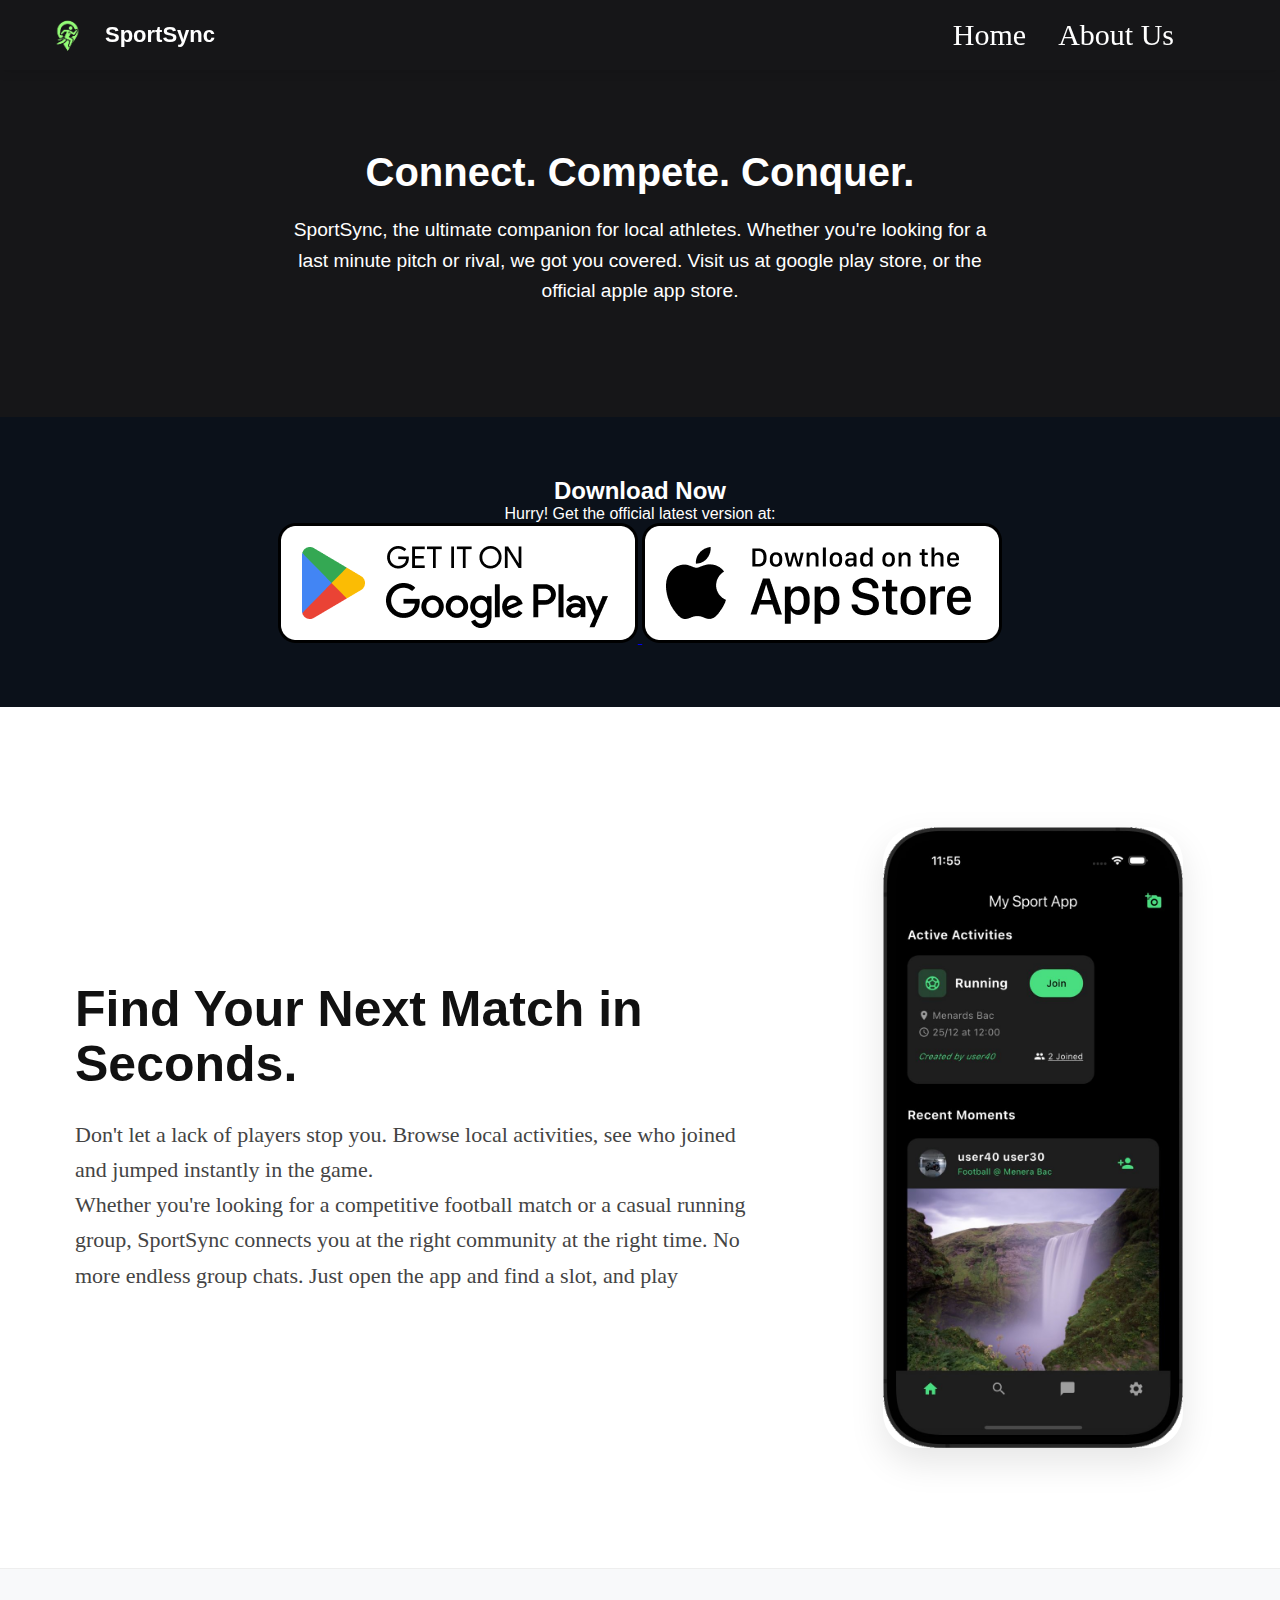
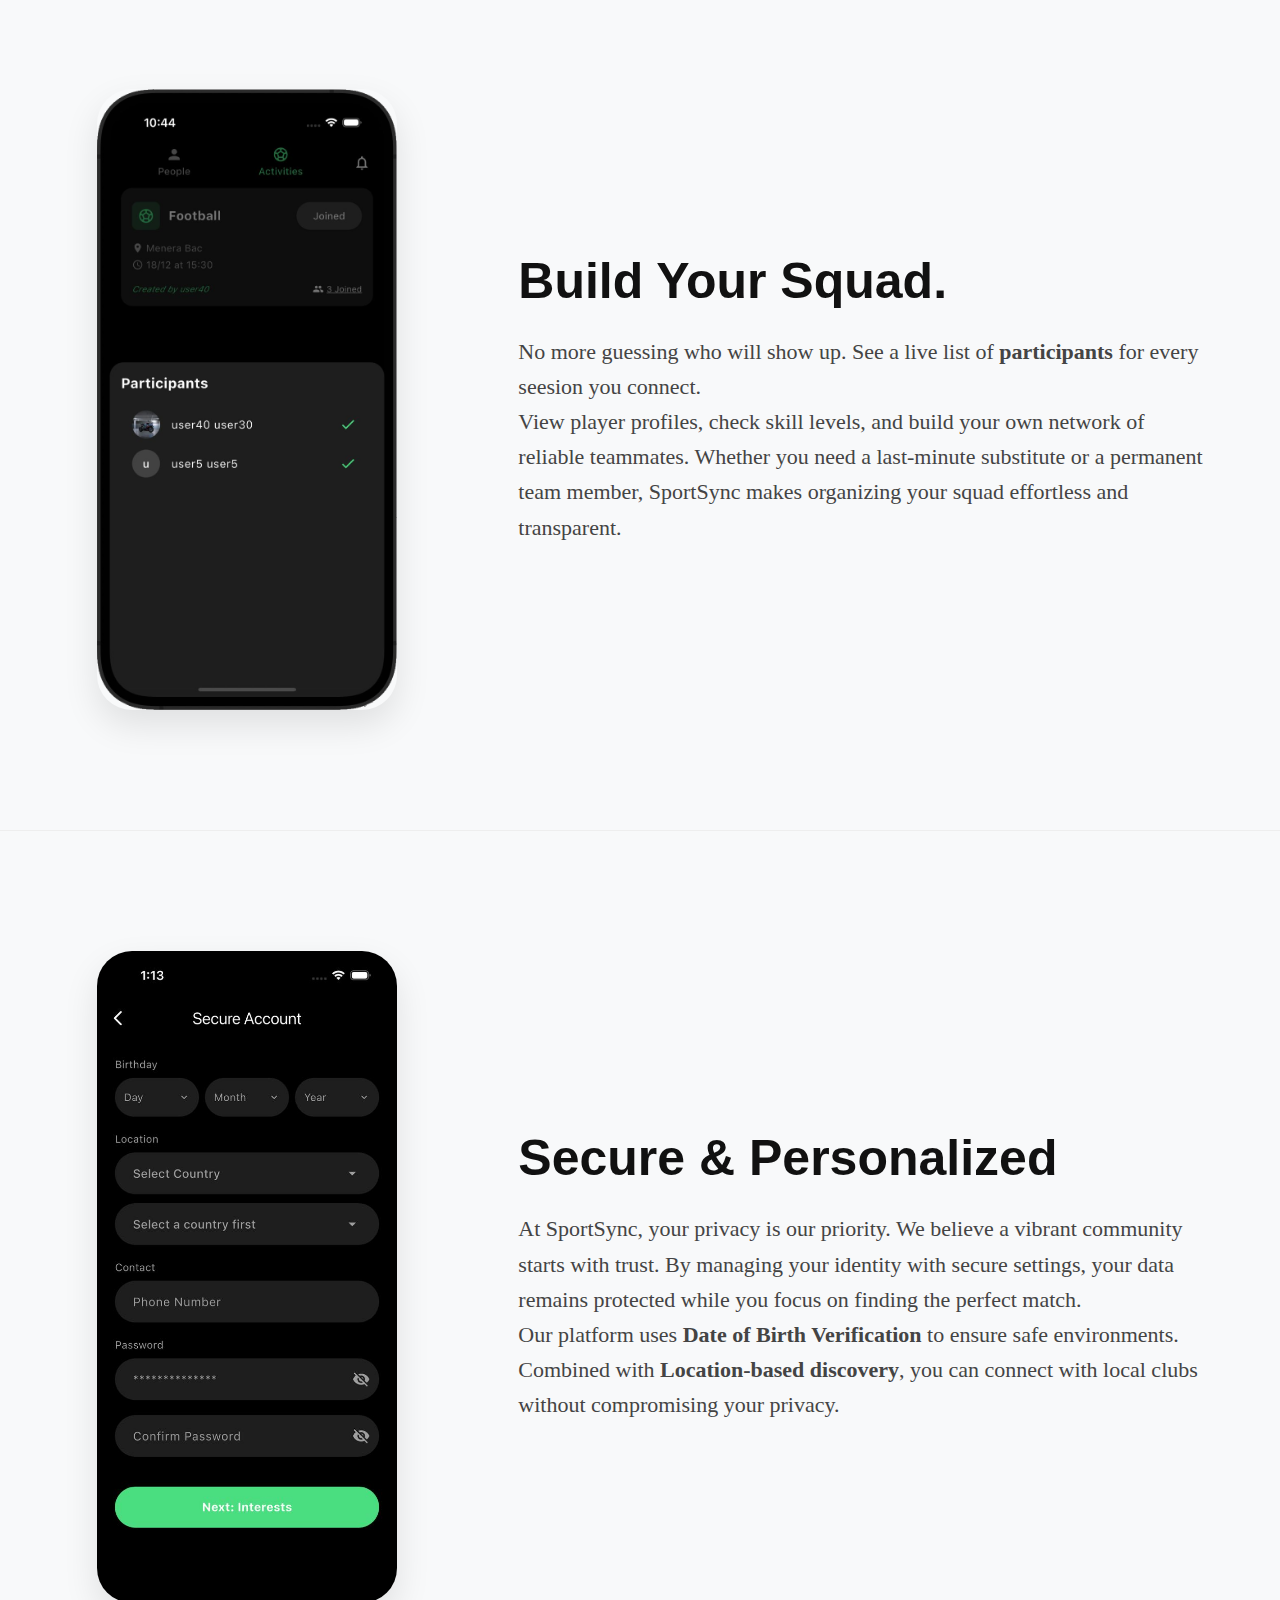
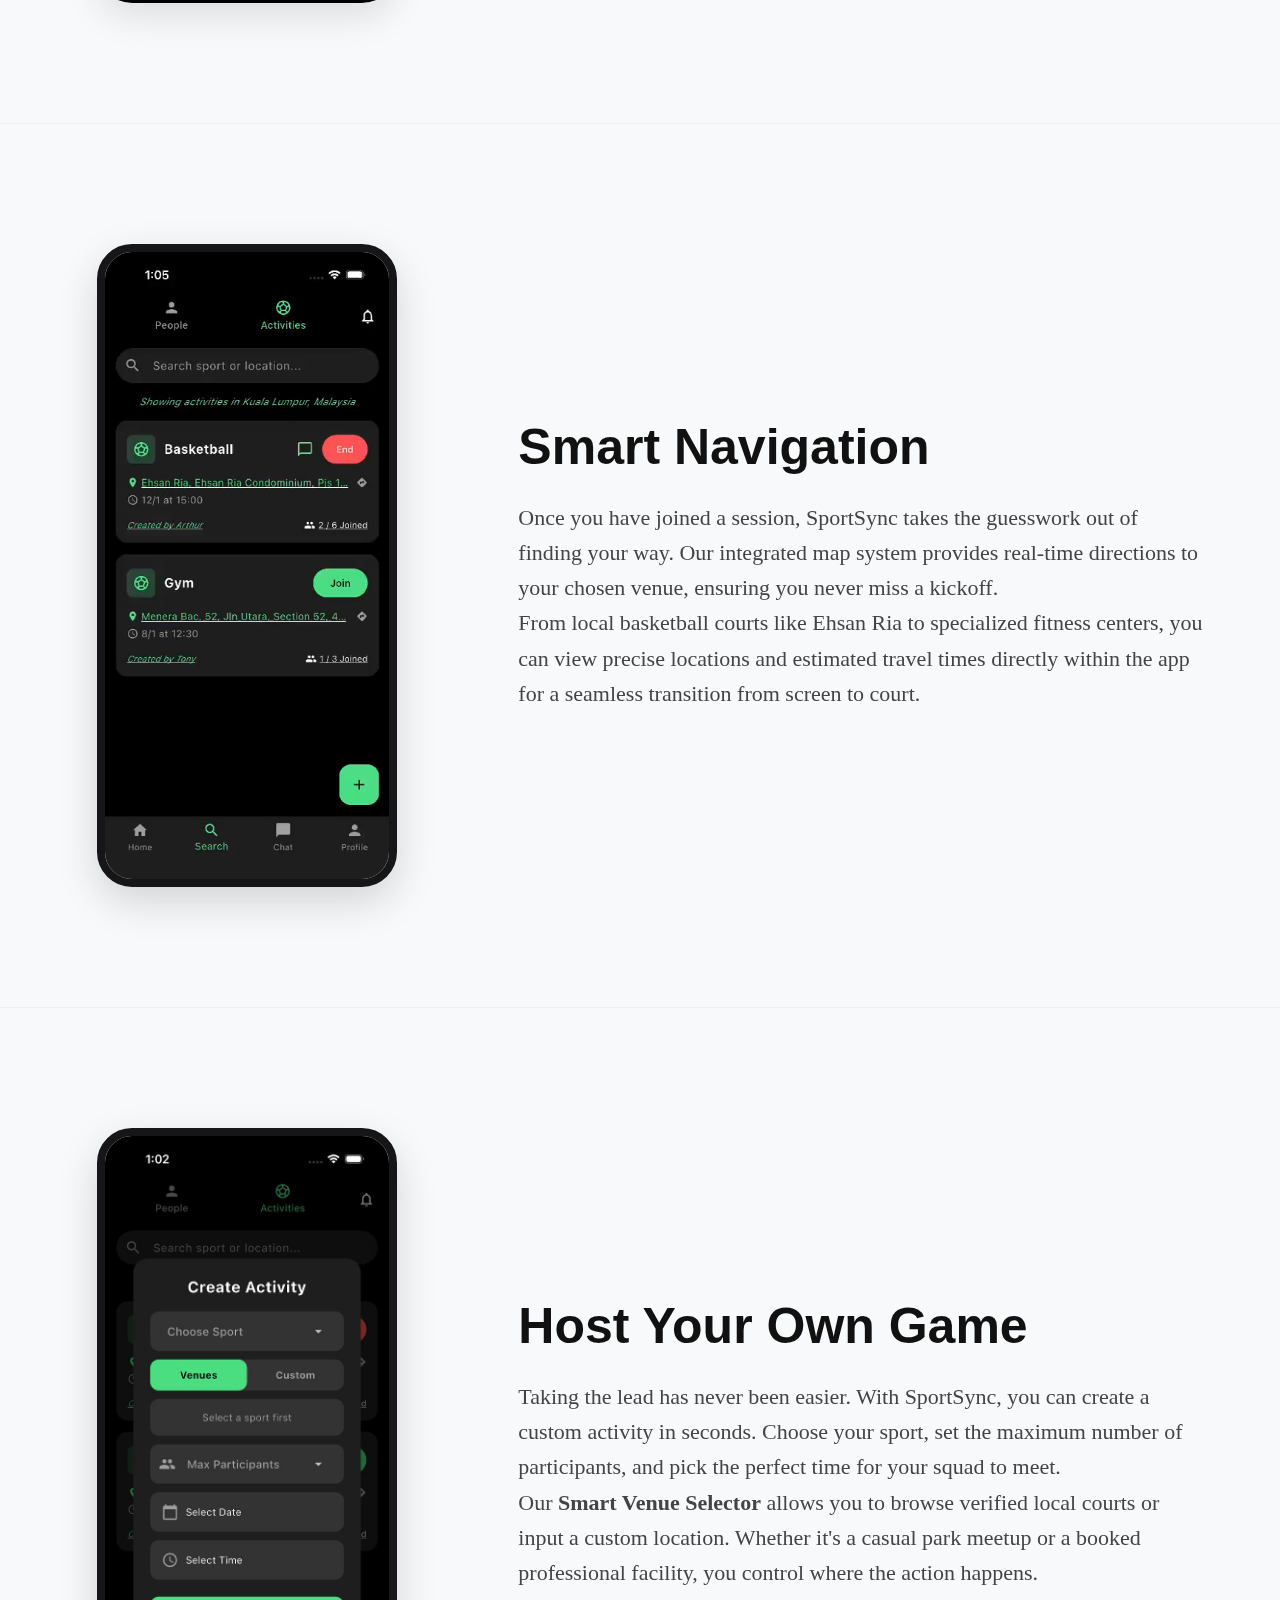
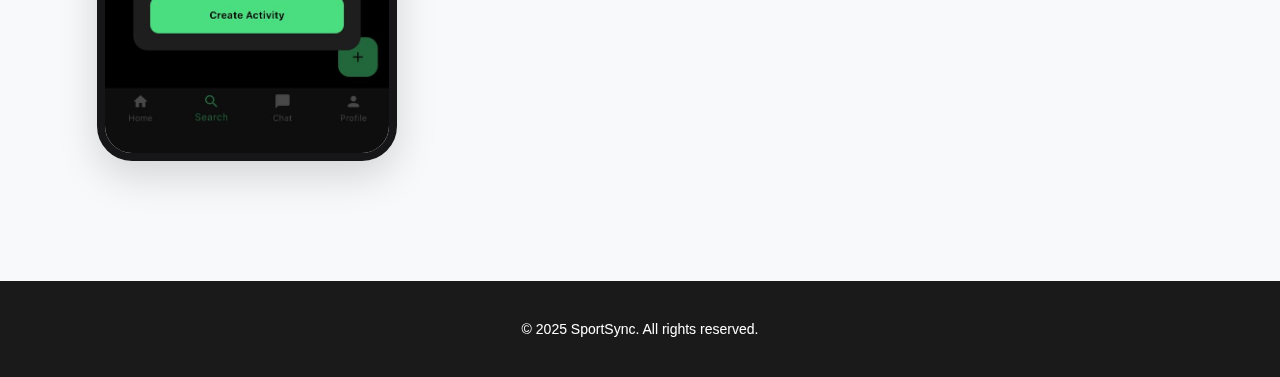
<file: index.html>
<!DOCTYPE html>
<html lang="en">
<head>
    <meta charset="UTF-8">
    <meta name="viewport" content="width=device-width, initial-scale=1.0">
    <title>SportSync</title>
    <link rel="stylesheet" href="SportSync.css?v=3">
</head>
<body>
    <nav>
        <div class="logo">
            <img src="logo.png" alt="logo">
            <h3>SportSync</h3>
        </div>
        <ul class="nav-links">
            <li><a href="index.html">Home</a></li>
            <li><a href="AboutUs.html">About Us</a></li>
        </ul>
    </nav>
    <div class="intro">
        <h1>Connect. Compete. Conquer.</h1>
        <p>SportSync, the ultimate companion for local athletes. Whether you're looking for a last minute pitch or rival, we got you covered. Visit us at google play store, or the official apple app store.</p>
    </div>

    <div class="download">
        <h2>Download Now</h2>
        <p>Hurry! Get the official latest version at:</p>
        <a href="https://play.google.com/store/games">
            <img src="googleplay.png" alt="GooglePlay">
        </a>
        <a href="https://www.apple.com/my/app-store/">
            <img src="appstore.png" alt="Appstore">
        </a>
    </div>
    
   <section class="hp-feature-section light">
       <div class="hp-feature-row">
           <div class="hp-feature-text">
               <h2>Find Your Next Match in Seconds.</h2>
               <p>Don't let a lack of players stop you. Browse local activities, see who joined and jumped instantly in the game.</p>
               <p>Whether you're looking for a competitive football match or a casual running group, SportSync connects you at the right community at the right time. No more endless group chats. Just open the app and find a slot, and play</p>
           </div>
           <div class="hp-feature-image">
               <img src="feature1.png" alt="App Screen">
           </div>
       </div>
   </section>
    

    <section class="hp-feature-section dark">
        <div class="hp-feature-row reverse">
            <div class="hp-feature-text">
                <h2>Build Your Squad.</h2>
                <p>No more guessing who will show up. See a live list of <strong>participants</strong> for every seesion you connect.</p>
                <p>View player profiles, check skill levels, and build your own network of reliable teammates. Whether you need a last-minute substitute or a permanent team member, SportSync makes organizing your squad effortless and transparent.</p>
            </div>
            <div class="hp-feature-image">
                <img src="feature.png" alt="Participant List">
            </div>
        </div>
    </section>

    <section class="hp-feature-section dark">
        <div class="hp-feature-row reverse">
            <div class="hp-feature-text">
                <h2>Secure & Personalized</h2>
                <p>
                    At SportSync, your privacy is our priority. We believe a vibrant community
                    starts with trust. By managing your identity with secure settings,
                    your data remains protected while you focus on finding the perfect match.
                </p>

                <p>
                    Our platform uses <strong>Date of Birth Verification</strong> to ensure safe
                    environments. Combined with <strong>Location-based discovery</strong>, you can
                    connect with local clubs without compromising your privacy.
                </p>
            </div>
            <div class="hp-feature-image">
                <img src="feature3.jpeg" alt="Secure Account Interface">
            </div>
        </div>
    </section>

    <section class="hp-feature-section dark">
        <div class="hp-feature-row reverse">
            <div class="hp-feature-text">
                <h2>Smart Navigation</h2>
                <p>
                    Once you have joined a session, SportSync takes the guesswork out of finding
                    your way. Our integrated map system provides real-time directions to your
                    chosen venue, ensuring you never miss a kickoff.
                </p>

                <p>
                    From local basketball courts like Ehsan Ria to specialized fitness centers,
                    you can view precise locations and estimated travel times directly within
                    the app for a seamless transition from screen to court.
                </p>
            </div>
            <div class="hp-feature-image">
                <video autoplay loop muted playsinline class="app-screen">
                    <source src="videofeatures.mp4" type="video/mp4">
                    Your browser does not support the video tag
                </video>
            </div>
        </div>
    </section>

    <section class="hp-feature-section dark">
        <div class="hp-feature-row reverse">
            <div class="hp-feature-text">
                <h2>Host Your Own Game</h2>
                <p>
                    Taking the lead has never been easier. With SportSync, you can create a custom
                    activity in seconds. Choose your sport, set the maximum number of participants,
                    and pick the perfect time for your squad to meet.
                </p>

                <p>
                    Our <strong>Smart Venue Selector</strong> allows you to browse verified local
                    courts or input a custom location. Whether it's a casual park meetup or a
                    booked professional facility, you control where the action happens.
                </p>
            </div>
            <div class="hp-feature-image">
                <img src="feature4.jpeg" alt="Create Activity Interface" class="app-screen">
            </div>
        </div>
    </section>

      
    <div class="footer">
        <p>© 2025 SportSync. All rights reserved.</p>
    </div>

</body>
</html>
</file>
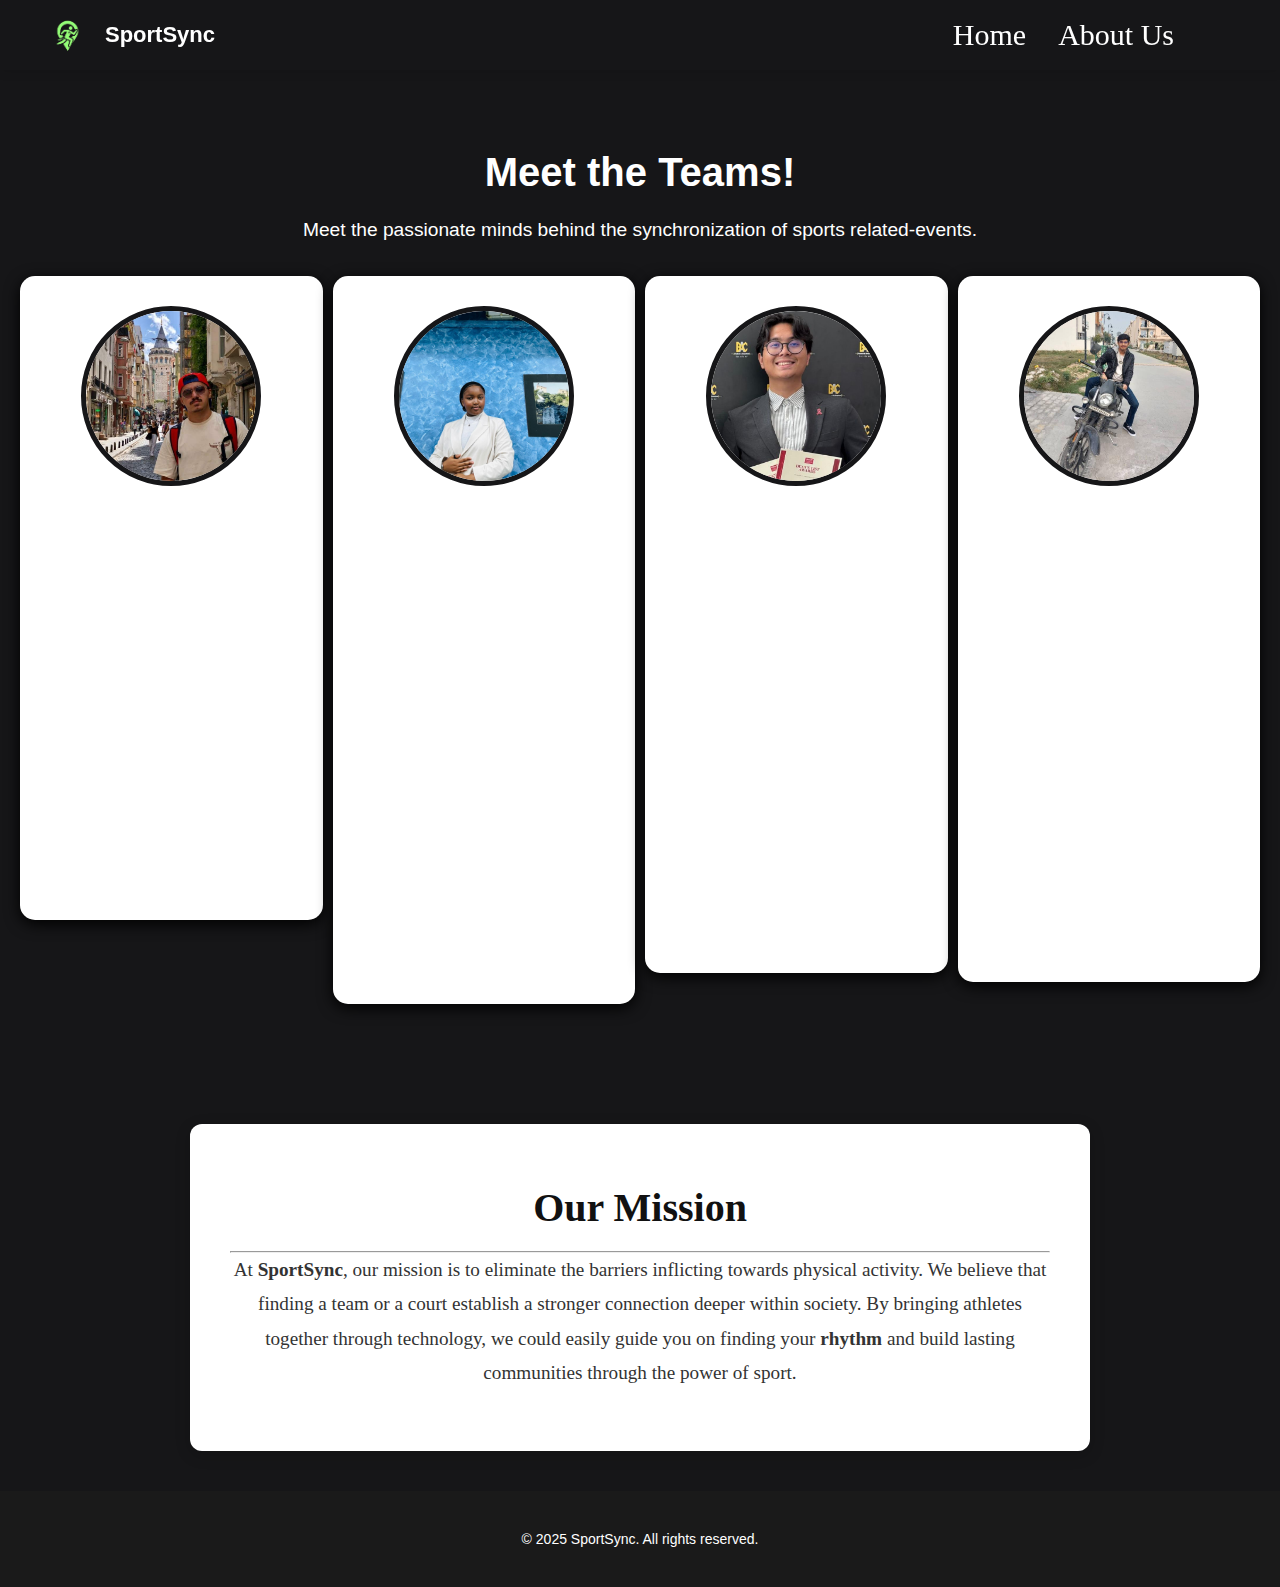
<file: AboutUs.html>
<!DOCTYPE html>
<html lang="en">
<head>
    <meta charset="UTF-8">
    <meta name="viewport" content="width=device-width, initial-scale=1.0">
    <title>SportSync</title>
    <link rel="stylesheet" href="SportSync.css?v=99">
</head>
<body>

    <nav>
        <div class="logo"> <!-- project logo -->
            <img src="logo.png" alt="SportSynch Logo"> <!--insert logo dr here-->
            <h3>SportSync</h3>
        </div>
       
        <ul class="nav-links">
            <li><a href="index.html">Home</a></li>
            <li><a href="AboutUs.html">About Us</a></li>
        </ul>
    </nav>
    <div class="intro">
        <h1>Meet the Teams!</h1>
        <p>  Meet the passionate minds behind the synchronization of sports related-events.</p>

        <div class="image-container">
            <div class="team-card">
                <img src="member1.jpg" alt="Team Member">
                <h3>Project Manager / Lead Developer</h3>
                <p>Leading the project vision from concept to launch, ensuring every technical milestone is met with precision.</p>
                <p>I oversee the development roadmap while engineering the core architecture of SportSync.</p>
            </div>

            <div class="team-card">
                <img src="member4.jpg" alt="Team Member">
                <h3>Marketing/ Social Media Strategist/ Head of Partnerships</h3>
                <p>Crafting engaging digital content and strategic campaigns to establish a premier user experience.</p>
                <p>Im dedicated in expanding our network by building strong alliances with sports clubs, gyms, and professional athletic organizations in growing the SportSync brand.</p>
            </div>

            <div class="team-card">
                <img src="member2.jpg" alt="Team Member">
                <h3>UI/UX Designer / QA(Quality Assurance) Engineer</h3>
                <p>Creating a seamless, energetic, and intuitive experience for our users.</p>
                <p>Im dedicated in providing rigorous training and performance optimization, thus ensuring a bug-free and high-quality experience across all devices for every member of our community.</p>
            </div>

            <div class="team-card">
                <img src="member3.jpg" alt="Team Member">
                <h3>Community Manager / Data Analyst</h3>
                <p>Connecting with local clubs and growing our sports family through direct engagement.</p>
                <p>By turning user insights into an anctionable data, I help SportSync evolve in better serving the athletic community and meeting the real-world needs of our users.</p>
                </div>
            </div>
        </div>

    <div class="mission-box">
        <h1>Our Mission</h1>
        <hr />
            <p>At <strong>SportSync</strong>, our mission is to eliminate the barriers inflicting towards physical activity. We believe that finding a team or a court establish a stronger connection deeper within society. By bringing athletes together through technology, we could easily guide you on finding your <strong>rhythm</strong> and build lasting communities through the power of sport.</p>
        </div>

    <div class="footer">
        <p>© 2025 SportSync. All rights reserved.</p>
    </div>

</body>
</html>
</file>
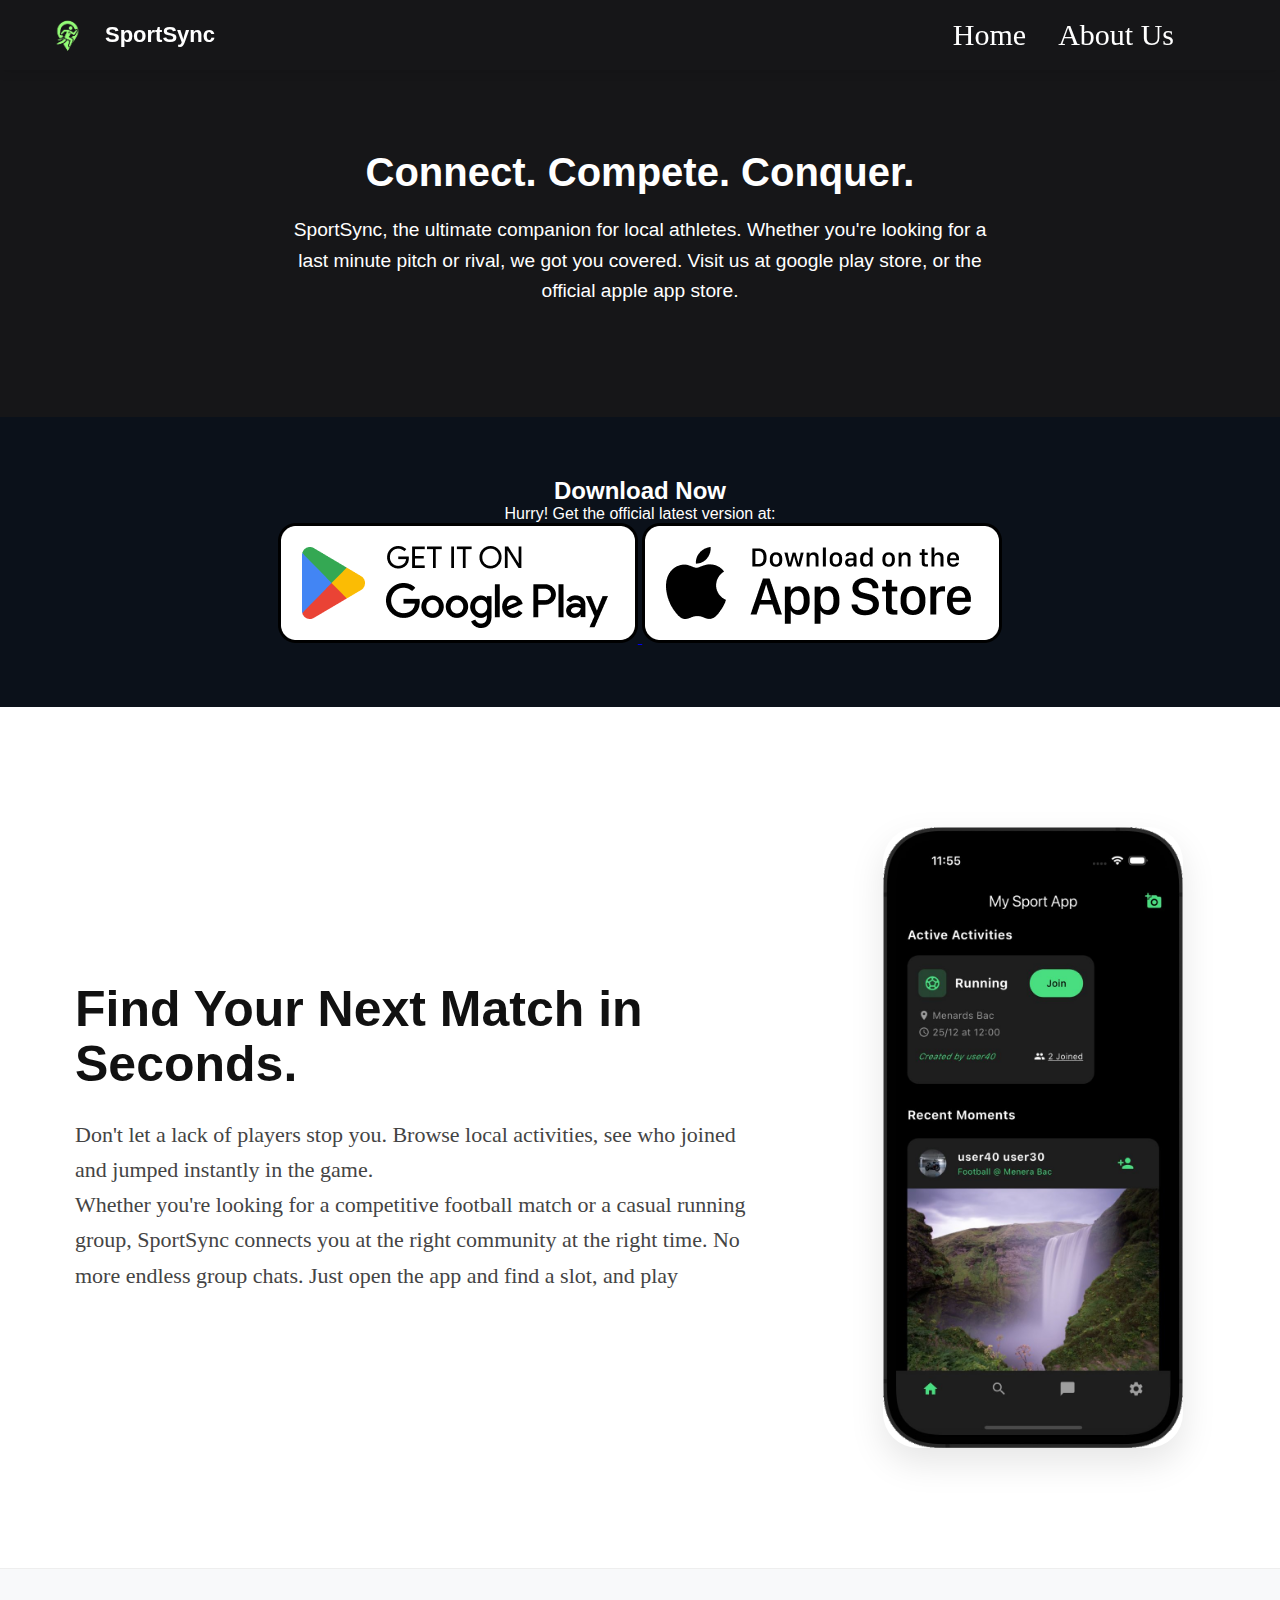
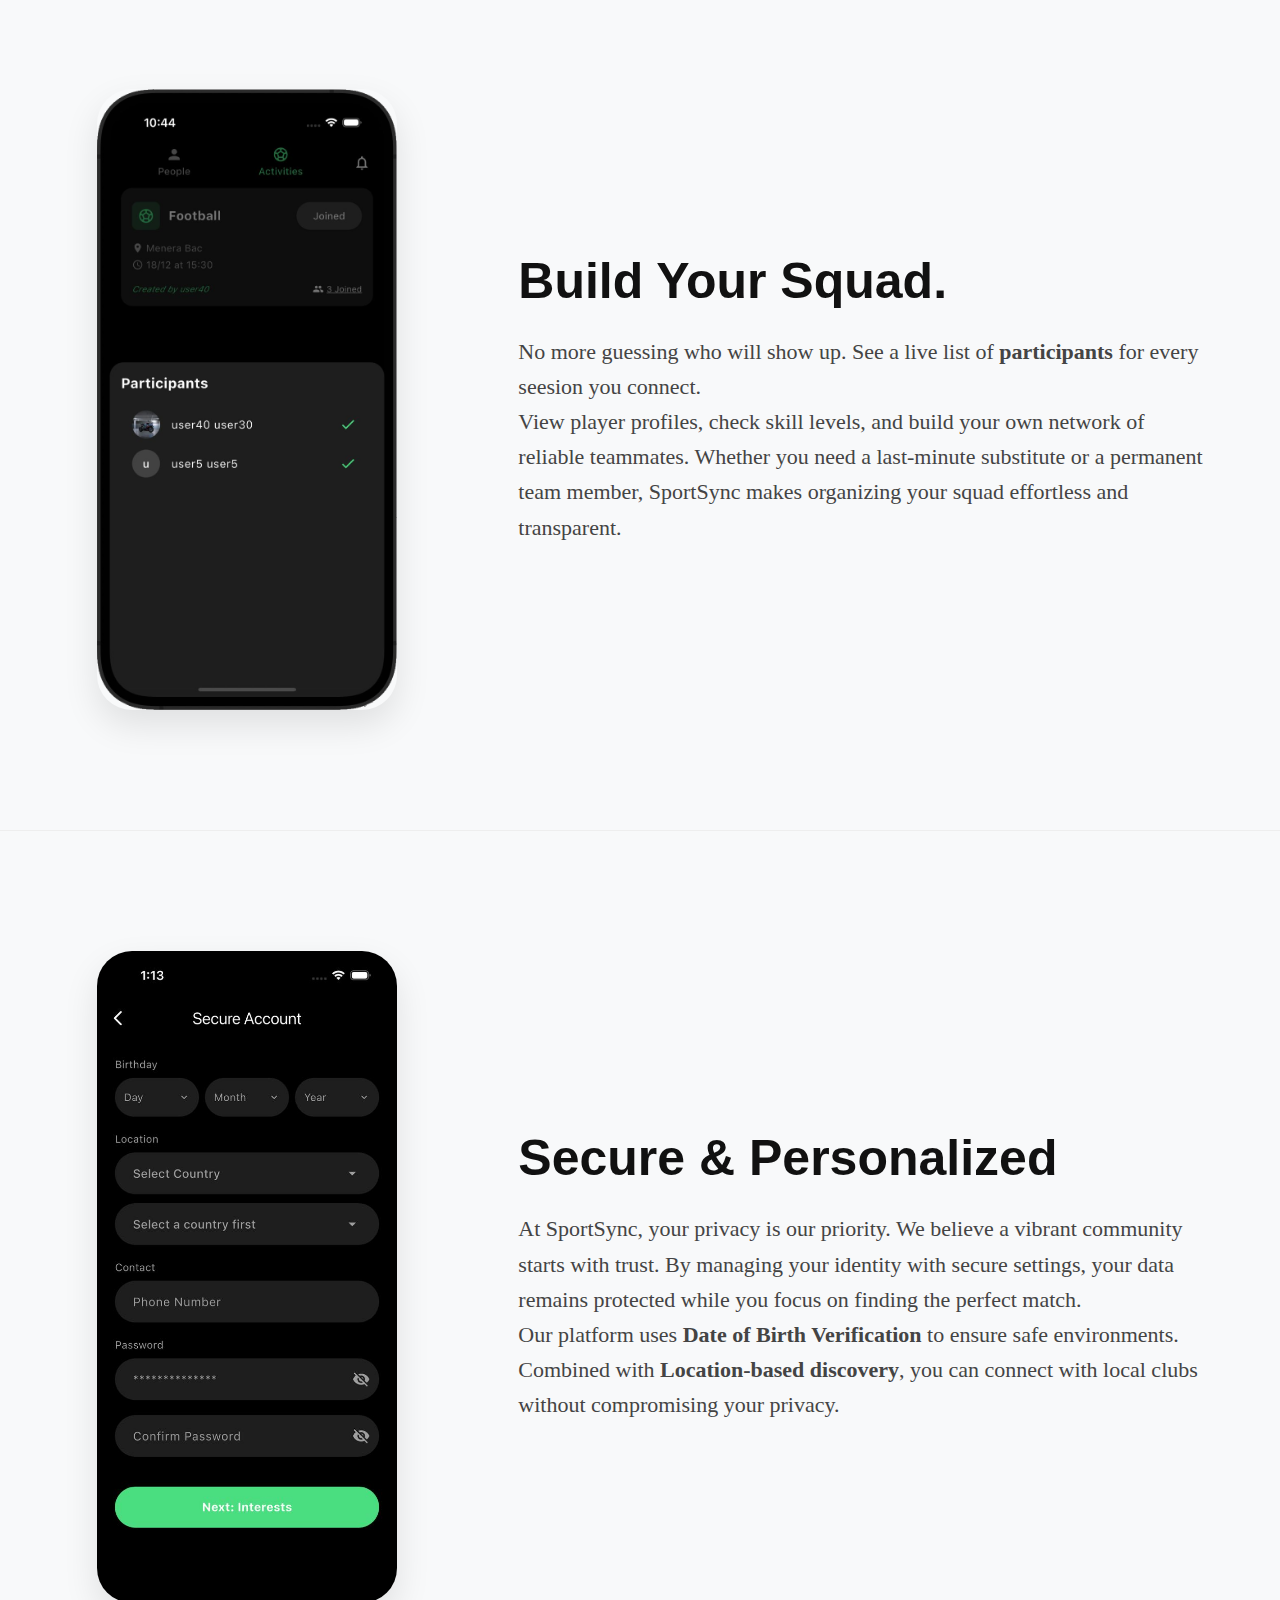
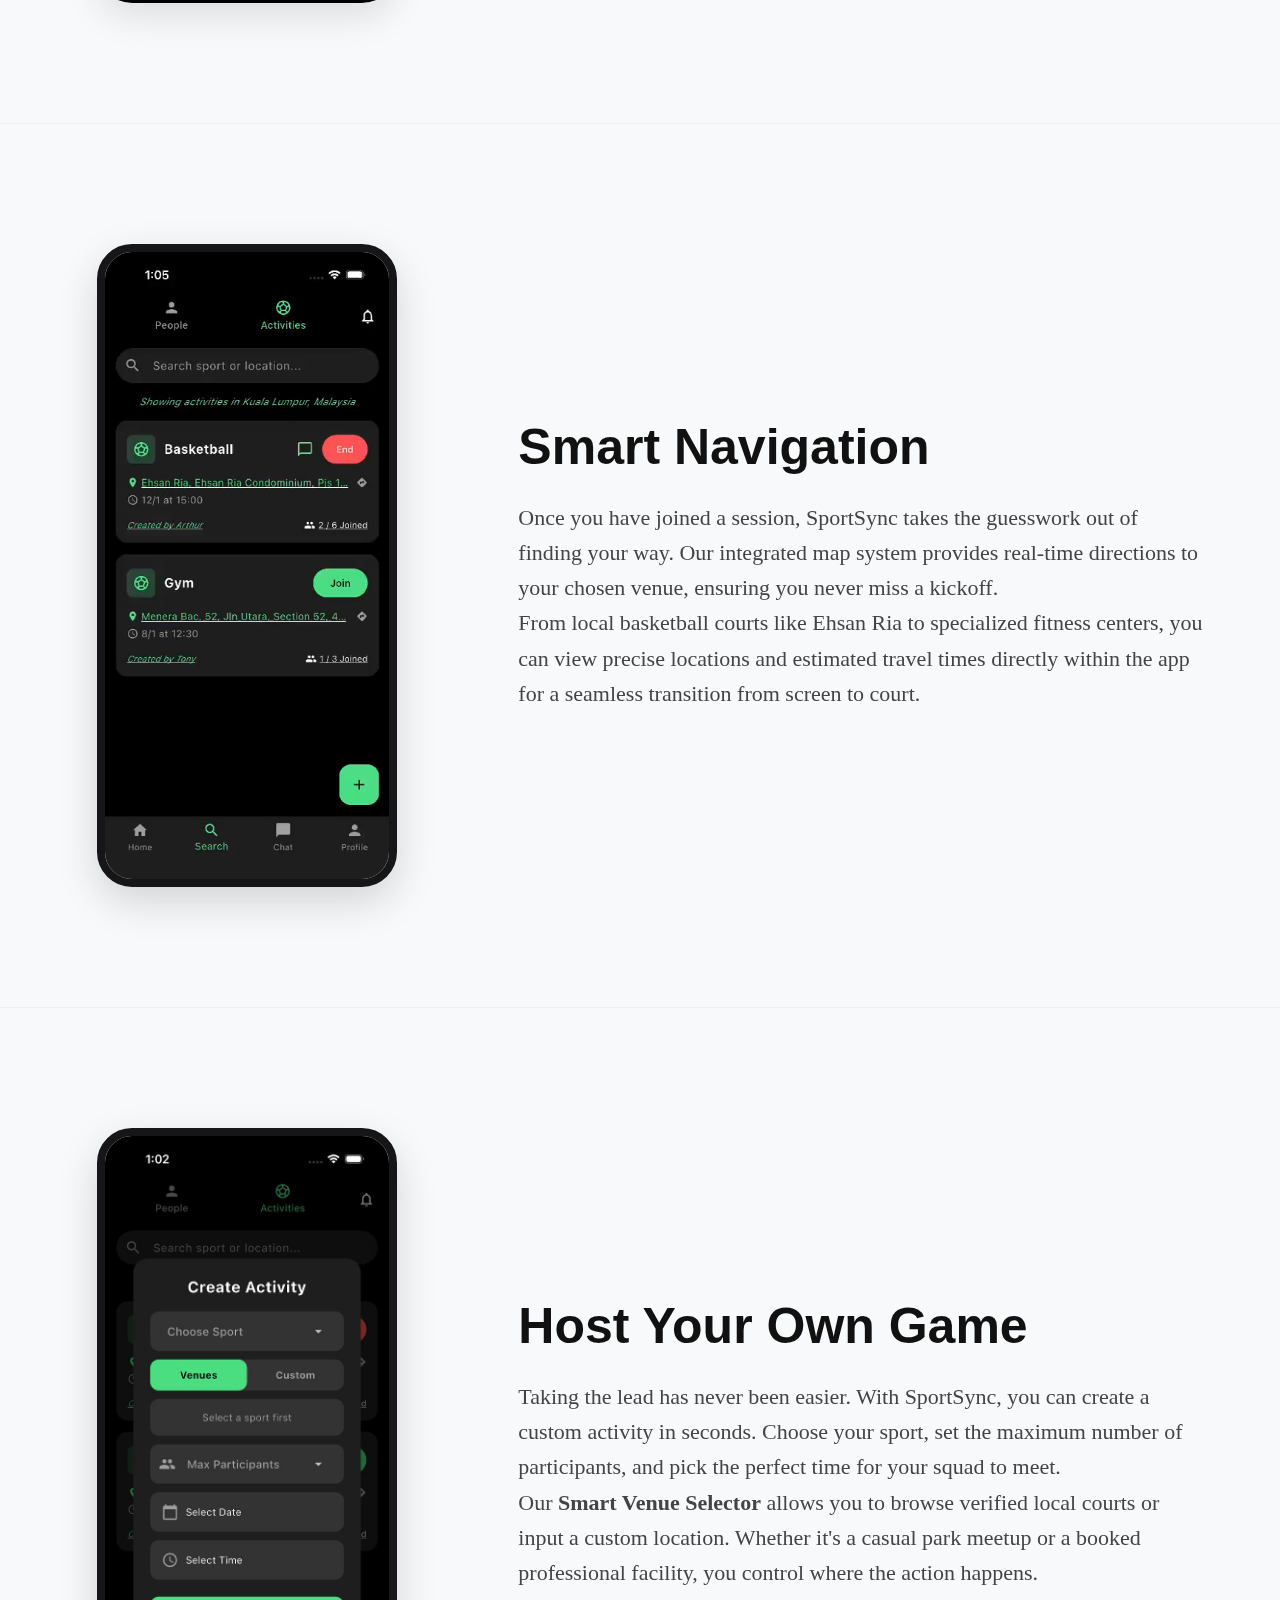
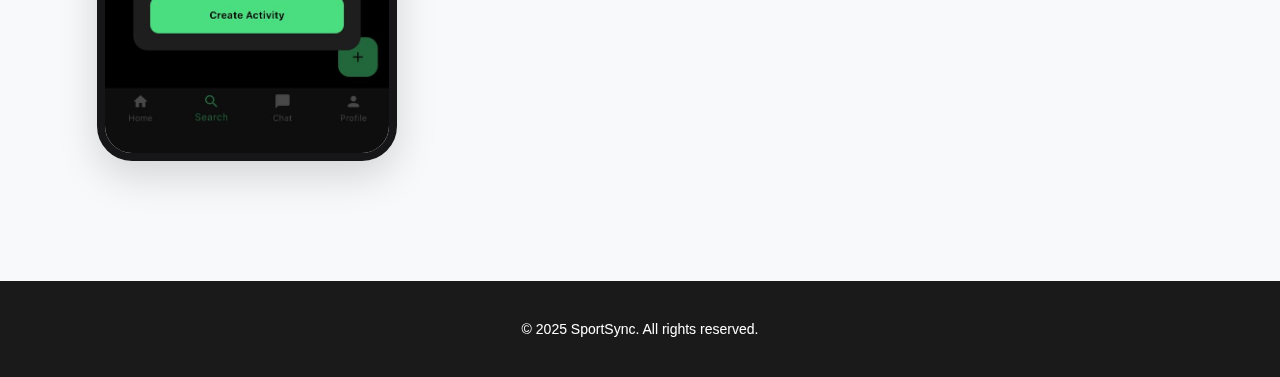
<file: SportSync.html>
<!DOCTYPE html>
<html lang="en">
<head>
    <meta charset="UTF-8">
    <meta name="viewport" content="width=device-width, initial-scale=1.0">
    <title>SportSync</title>
    <link rel="stylesheet" href="SportSync.css">
</head>
<body>
    <nav>
        <div class="logo">
            <img src="logo.png" alt="logo">
            <h3>SportSync</h3>
        </div>
        <ul class="nav-links">
            <li><a href="SportSync.html">Home</a></li>
            <li><a href="AboutUs.html">About Us</a></li>
        </ul>
    </nav>
    <div class="intro">
        <h1>Connect. Compete. Conquer.</h1>
        <p>SportSync, the ultimate companion for local athletes. Whether you're looking for a last minute pitch or rival, we got you covered. Visit us at google play store, or the official apple app store.</p>
    </div>

    <div class="download">
        <h2>Download Now</h2>
        <p>Hurry! Get the official latest version at:</p>
        <a href="https://play.google.com/store/games">
            <img src="googleplay.png" alt="GooglePlay">
        </a>
        <a href="https://www.apple.com/my/app-store/">
            <img src="appstore.png" alt="Appstore">
        </a>
    </div>
    
   <section class="hp-feature-section light">
       <div class="hp-feature-row">
           <div class="hp-feature-text">
               <h2>Find Your Next Match in Seconds.</h2>
               <p>Don't let a lack of players stop you. Browse local activities, see who joined and jumped instantly in the game.</p>
               <p>Whether you're looking for a competitive football match or a casual running group, SportSync connects you at the right community at the right time. No more endless group chats. Just open the app and find a slot, and play</p>
           </div>
           <div class="hp-feature-image">
               <img src="feature1.png" alt="App Screen">
           </div>
       </div>
   </section>
    

    <section class="hp-feature-section dark">
        <div class="hp-feature-row reverse">
            <div class="hp-feature-text">
                <h2>Build Your Squad.</h2>
                <p>No more guessing who will show up. See a live list of <strong>participants</strong> for every seesion you connect.</p>
                <p>View player profiles, check skill levels, and build your own network of reliable teammates. Whether you need a last-minute substitute or a permanent team member, SportSync makes organizing your squad effortless and transparent.</p>
            </div>
            <div class="hp-feature-image">
                <img src="feature.png" alt="Participant List">
            </div>
        </div>
    </section>

    <section class="hp-feature-section dark">
        <div class="hp-feature-row reverse">
            <div class="hp-feature-text">
                <h2>Secure & Personalized</h2>
                <p>
                    At SportSync, your privacy is our priority. We believe a vibrant community
                    starts with trust. By managing your identity with secure settings,
                    your data remains protected while you focus on finding the perfect match.
                </p>

                <p>
                    Our platform uses <strong>Date of Birth Verification</strong> to ensure safe
                    environments. Combined with <strong>Location-based discovery</strong>, you can
                    connect with local clubs without compromising your privacy.
                </p>
            </div>
            <div class="hp-feature-image">
                <img src="feature3.jpeg" alt="Secure Account Interface">
            </div>
        </div>
    </section>

    <section class="hp-feature-section dark">
        <div class="hp-feature-row reverse">
            <div class="hp-feature-text">
                <h2>Smart Navigation</h2>
                <p>
                    Once you have joined a session, SportSync takes the guesswork out of finding
                    your way. Our integrated map system provides real-time directions to your
                    chosen venue, ensuring you never miss a kickoff.
                </p>

                <p>
                    From local basketball courts like Ehsan Ria to specialized fitness centers,
                    you can view precise locations and estimated travel times directly within
                    the app for a seamless transition from screen to court.
                </p>
            </div>
            <div class="hp-feature-image">
                <video autoplay loop muted playsinline class="app-screen">
                    <source src="videofeatures.mp4" type="video/mp4">
                    Your browser does not support the video tag
                </video>
            </div>
        </div>
    </section>

    <section class="hp-feature-section dark">
        <div class="hp-feature-row reverse">
            <div class="hp-feature-text">
                <h2>Host Your Own Game</h2>
                <p>
                    Taking the lead has never been easier. With SportSync, you can create a custom
                    activity in seconds. Choose your sport, set the maximum number of participants,
                    and pick the perfect time for your squad to meet.
                </p>

                <p>
                    Our <strong>Smart Venue Selector</strong> allows you to browse verified local
                    courts or input a custom location. Whether it's a casual park meetup or a
                    booked professional facility, you control where the action happens.
                </p>
            </div>
            <div class="hp-feature-image">
                <img src="feature4.jpeg" alt="Create Activity Interface" class="app-screen">
            </div>
        </div>
    </section>

      
    <div class="footer">
        <p>© 2025 SportSync. All rights reserved.</p>
    </div>

</body>
</html>
</file>
<file: SportSync.css>
*{
    margin: 0;
    padding: 0;
    box-sizing: border-box;
}

body {
    width: 100% 
    overflow-x: hidden; /* Prevents accidental side-scrolling */
    background-color: #161618;
}
nav {
    width: 100%;
    height: 70px;
    background: #161618;
    box-shadow: 0 2px 10px rgba(0,0,0,0.1);
    display: flex;
    align-items: center;
    justify-content: space-between;
    padding: 0 40px;
    position: sticky;
    top: 0;
    z-index: 1000;
    font-family: Arial, Helvetica, sans-serif;
}


nav .logo {
    display: flex;
    align-items: center;
    gap: 10px;
}

    nav .logo img {
        width: 55px;
        height: 55px;
        object-fit: contain;
        border-radius: 0;
    }

nav .logo h3 {
    font-size: 22px;
    font-weight: 700;
    color: #ffffff;
}

.nav-links {
    display: flex;
    gap: 20px;
    list-style: none;
    padding-right: 60px;
    
}

.nav-links a {
    text-decoration: none;
    font-size: 30px;
    font-weight: 500;
    color: #ffffff;
    padding: 8px 6px;
    transition: 0.3s ease;
    font-family: 'Times New Roman', Times, serif;
}

.nav-links a:hover {
    color: #0077ff;
    transform: translateY(-2px);
}


body {
    background-color: #161618;
}

.intro {
    padding: 80px 20px;
    text-align: center;
    font-family: Arial, sans-serif;
    /* CHANGE THIS LINE: Remove the linear-gradient */
    background: #161618 !important; 
    color: #ffffff !important; /* Make text white so it's readable on dark */
}

.intro h1{
    font-size: 2.5em;
    font-weight: bold;
    margin-bottom: 20px;
}

.intro p {
    font-size: 1.2em;
    max-width: 700px;
    margin: 0 auto 30px;
    line-height: 1.6;
}

.download {
    padding: 80px 20px;
    text-align: center;
    font-family: Arial, sans-serif;
    background: #0f1828;
    color: white;
}

.features-container {
    padding: 80px 20px;
    background: #ffffff;
    color: #111;
    display: flex;
    align-items: center;
}

.showcase {
    flex: 5;
    padding: 0;
    padding-right: 100px;
    padding-left: 100px;
    text-align: left;
    font-family: Arial, Helvetica, sans-serif;
    color: #111;
}

.showcase-img {
    flex: 3;
}

    .showcase-img img,
    .feature-image img {
        width: 250px !important;
        height: auto !important;
        display: block;
    }

.footer {
    padding: 40px 20px;
    text-align: center;
    font-family: Arial, sans-serif;
    background: #1a1a1a;
    color: #fff;
    font-size: 14px;
}

.image-container {
  display: flex; 
  justify-content: center;
  align-items: flex-start;
  gap: 10px; 
}

.image-container img {
  width: 20%; 
  height: auto;
  object-fit: cover;
}

.showcase h2 {
  font-size: 40px;
}

.showcase p {
  font-size: 20px;
  
}

/*about us page*/
/* Fix for the dark and misplaced Mission section */
.mission-box {
    background-color: #ffffff; /* Bright white background */
    color: #111111; /* Dark, readable text */
    text-align: center; /* Centers both the title and paragraph */
    padding: 60px 40px; /* Adds space inside the box */
    max-width: 900px; /* Prevents the text from being too wide */
    margin: 40px auto; /* Centers the entire box on the page */
    border-radius: 12px; /* Modern rounded corners */
    box-shadow: 0 4px 15px rgba(0,0,0,0.2); /* Makes it stand out */
}

    .mission-box h1 {
        font-size: 2.5em;
        margin-bottom: 20px;
        color: #111;
    }

    .mission-box p {
        font-size: 1.2rem;
        line-height: 1.8;
        color: #333;
    }

    image-container{
        display: flex;
        justify-content: center;
        align-items: center;
        padding: 50px 20px;
        background-color: #f4f4f4;
    }

    .team-card{
        text-align: center;
        background: white;
        padding: 30px;
        border-radius: 15px;
        box-shadow: 0 4px 15px rgba(0,0,0.1);
        max-width: 350px;
    }

    .team-card img{
        width: 180px;
        height: 180px;
        border-radius: 50%;
        object-fit: cover;
        border: 5px solid #161618;
        margin-bottom: 20px;
    }

.team.card p {
    font-size: 14px;
    line-height: 1.6;
    text-align: center;
    padding: 0 10px;
    color: #444;
}

.download {
    text-align: center;
    padding: 60px 20px;
    background-color: #0b111a;
    color: white;
}

/*aligns buttons side-by-side*/
download-links img{
    height: 60px;
    width: auto;
    border-radius: 8px;
    transition: 0.3s;
}

donwload-links img:hover{
    transform: scale(1.05);
    filter: brightness(1.2);
}

/* HP stands for Home Page - these won't affect other pages */
.hp-feature-section {
    width: 100%;
    padding: 120px 0; /* More padding makes it look like the reference image */
    display: block;
}

    .hp-feature-section.light {
        background-color: #ffffff;
    }

    .hp-feature-section.dark {
        background-color: #f8f9fa;
        border-top: 1px solid #eee;
    }

.hp-feature-row {
    display: flex;
    align-items: center;
    justify-content: center; /* Centers the whole group */
    max-width: 1250px; /* Wider container to let text expand */
    margin: 0 auto;
    gap: 100px; /* Bigger gap for a cleaner look */
    padding: 0 60px;
}

    .hp-feature-row.reverse {
        flex-direction: row-reverse;
    }

/* THIS SECTION EXPANDS YOUR TEXT */
.hp-feature-text {
    flex: 2; /* Gives text 66% of the width, image 33% */
    text-align: left;
}

    .hp-feature-text h2 {
        font-size: 50px; /* Large bold text like the example */
        font-weight: 800;
        margin-bottom: 25px;
        color: #111;
        line-height: 1.1;
        font-family: Arial, sans-serif;
    }

    .hp-feature-text p {
        font-size: 22px; /* Bigger paragraph text to fill the page */
        line-height: 1.6;
        color: #444;
    }

/* THIS KEEPS THE IMAGE PROPERLY SIZED */
.hp-feature-image {
    flex: 1;
    display: flex;
    justify-content: center;
}

    .hp-feature-image img {
        width: 300px !important; /* Slightly bigger to match the bigger text */
        height: auto !important;
        border-radius: 35px;
        box-shadow: 0 15px 35px rgba(0,0,0,0.1);
    }
/* Update this section in your SportSync.css */
.features-container.alternate {
    background-color: #ffffff; /* Changes background to white */
    color: #161618; /* Changes general text to dark */
    display: flex;
    flex-direction: row-reverse;
    align-items: center;
    padding: 80px 40px;
    border-top: 1px solid #eeeeee; /* Optional: adds a subtle line to separate sections */
}

    /* Update the Heading to be dark */
    .features-container.alternate .showcase h2 {
        color: #161618 !cite: important;
        font-size: 40px;
        margin-bottom: 20px;
    }

    /* Update the Paragraph to be dark gray */
    .features-container.alternate .showcase p {
        color: #444444 !cite: important;
        font-size: 18px;
        line-height: 1.6;
    }

    /*Styling feature*/
    .app screen{
        width: 100px;
        max-width: 320px;
        height: auto;
        border-radius: 35px;
        box-shadow: 0 15px 40px rgba(0, 0, 0, 0.15);
        display: block;
        margin: 0 auto;
        border: 5px solid #161618;
    }

.features-container.alternate .showcase h2 {
    font-family: "Arial Black", Gadget, sans-serif; /* Bold Sans-Serif heading */
    font-size: 48px;
    font-weight: 900;
    color: #161618;
    margin-bottom: 25px;
}
.features-container.alternate .showcase p {
    font-family: "Times New Roman", Times, serif; /* Traditional Serif body text */
    font-size: 20px;
    line-height: 1.6;
    color: #333333;
    margin-bottom: 20px;
}

.features-container.alternate.showcase h2{
    max-width: 550px;
    flex: 1;
}

.features-container.alternate.showcase h2 {
    font-family: "Arial Black", Gadget, sans-serif; /* Bold Sans-Serif heading */
    font-size: 45px;
    font-weight: 900;
    color: #161618;
    margin-bottom: 20px;
}

.features-container.alternate .showcase p {
    font-family: "Times New Roman", Times, serif; /* Traditional Serif body text */
    font-size: 19px;
    line-height: 1.5; /* Matches the vertical rhythm of section 1 */
    color: #333333;
    margin-bottom: 15px;
}

.app-screen {
    max-width: 300px;
    height: auto;
    border-radius: 35px;
    border: 8px solid #161618; /* Phone bezel effect */
    box-shadow: 0 15px 40px rgba(0,0,0,0.15);
}

/* This class creates the white background and reverses the layout */
.features-container.alternate {
    background-color: #ffffff;
    display: flex;
    flex-direction: row-reverse; /* Puts image on the left, text on the right */
    align-items: center;
    padding: 100px 50px;
    gap: 40px;
}

/* Styling for the phone image to match 'Build Your Squad' */
.app-screen {
    max-width: 300px;
    height: auto;
    border-radius: 35px;
    border: 8px solid #161618;
    box-shadow: 0 15px 40px rgba(0,0,0,0.15); /* Soft shadow for white background */
    display: block;
    margin: 0 auto;
}
/* --- OVERRIDE TO SYNC ALL FEATURE TEXT --- */

/* This targets the headings in BOTH sections */
.showcase h2 {
    font-family: "Arial Black", Gadget, sans-serif !important;
    font-size: 48px !important; /* Matches the large bold style in Secure */
    font-weight: 900 !important;
    color: #161618 !important;
    margin-bottom: 25px !important;
    line-height: 1.1 !important;
}

/* This targets the paragraphs in BOTH sections */
.showcase p {
    font-family: "Times New Roman", Times, serif !important; /* Matches the serif style in Secure */
    font-size: 20px !important;
    line-height: 1.6 !important;
    color: #333333 !important;
    max-width: 580px !important; /* Keeps the text from spreading too wide */
    margin-bottom: 20px !important;
}

/* --- FINAL IMAGE SYNC FIX --- */

/* This will force the image in the Secure section to match Build Your Squad */
.features-container.alternate .app-screen {
    width: 300px !important; /* Sets the exact width */
    height: auto !important; /* Keeps the phone aspect ratio correct */
    border-radius: 35px !important; /* Adds the rounded corners */
    border: 8px solid #161618 !important; /* Adds the dark phone bezel */
    box-shadow: 0 15px 40px rgba(0,0,0,0.15) !important; /* Adds the soft shadow */
    display: block !important;
    margin: 0 auto !important;
}

/* --- FINAL FONT SYNC: FORCING ALL SECTIONS TO MATCH --- */

/* 1. Force both Headings to be Arial Black 48px */
.showcase h2,
.features-container.alternate .showcase h2 {
    font-family: "Arial Black", Gadget, sans-serif !important;
    font-size: 48px !important;
    font-weight: 900 !important;
    line-height: 1.1 !important;
    color: #161618 !important;
    margin-bottom: 25px !important;
}

/* 2. Force both Paragraphs to be Times New Roman 20px */
.showcase p,
.features-container.alternate .showcase p {
    font-family: "Times New Roman", Times, serif !important;
    font-size: 20px !important;
    line-height: 1.6 !important;
    color: #333333 !important;
    max-width: 580px !important; /* This keeps the text from stretching too wide */
    margin-bottom: 20px !important;
}

/* 3. Force both Images to the same size and phone frame */
.app-screen {
    width: 300px !important;
    height: auto !important;
    border-radius: 35px !important;
    border: 8px solid #161618 !important; /* Adds the phone bezel */
    box-shadow: 0 15px 40px rgba(0,0,0,0.15) !important;
}

/* --- MOBILE NAVIGATION FIX --- */
@media (max-width: 600px) {
    nav {
        height: auto !important; /* Allow the nav to grow with content */
        flex-direction: column !important;
        align-items: center !important;
        padding: 15px !important;
    }

    .nav-links {
        display: flex !important;
        flex-direction: row !important; /* Keep them side-by-side but spaced */
        gap: 30px !important; /* More space between Home and About Us */
        padding-right: 0 !important; /* Remove the desktop padding */
        margin-top: 15px !important;
    }

    .nav-links a {
        font-size: 20px !important; /* Slightly smaller for mobile */
    }

    .team-card h3 {
    color: #161618 !important; /* Dark black/grey */
    font-weight: bold;
    margin-top: 15px;
}

.team-card p {
    color: #444444 !important; /* Dark grey */
    font-size: 16px;
}
}
</file>
